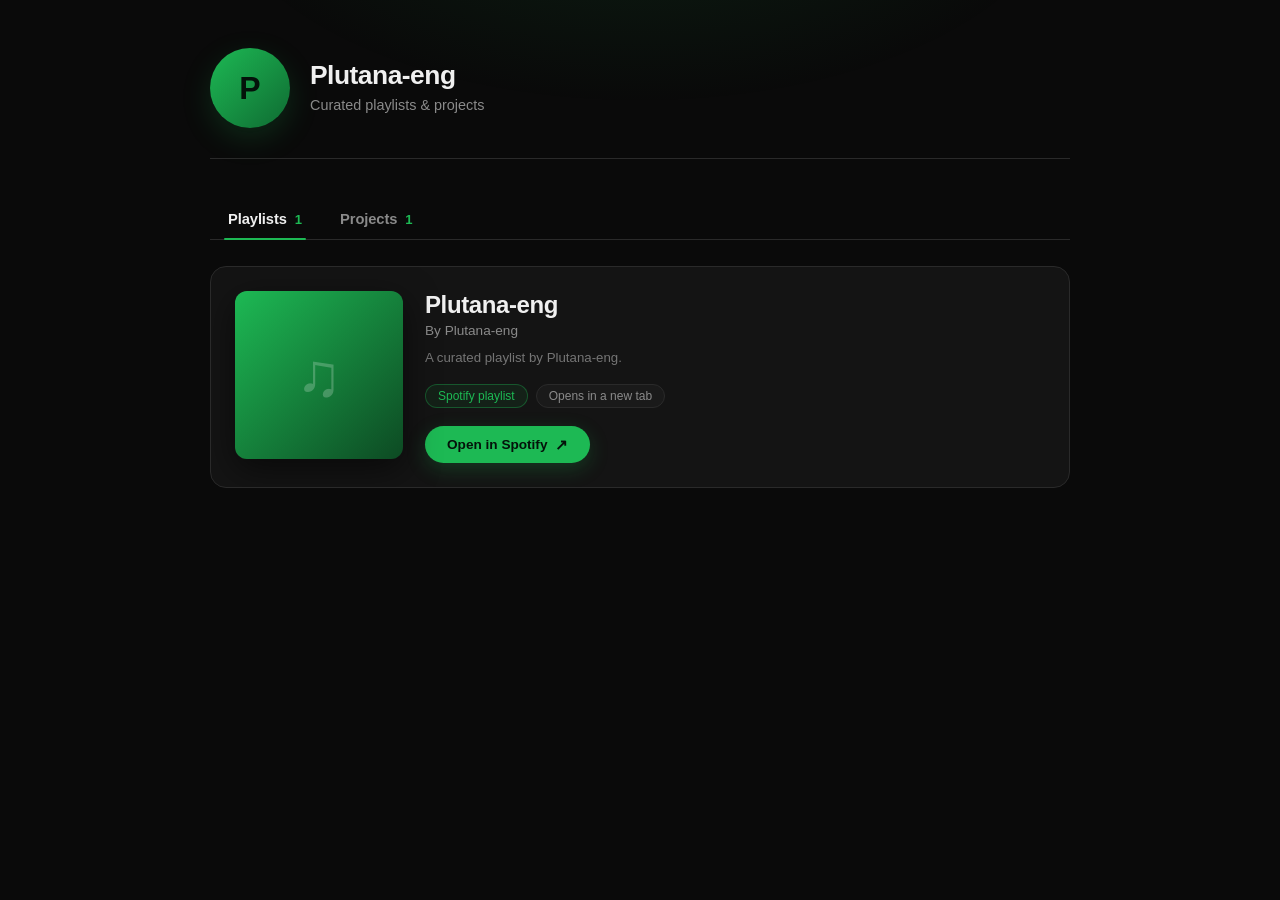
<file: about/Index.html>
<!DOCTYPE html>
<html lang="en">
<head>
<meta charset="UTF-8">
<meta name="viewport" content="width=device-width, initial-scale=1">
<title>Plutana-eng · Playlists</title>
<style>
  :root {
    --bg: #0a0a0a;
    --surface: #141414;
    --surface-2: #1a1a1a;
    --border: #2a2a2a;
    --text: #f0f0f0;
    --text-muted: #8a8a8a;
    --accent: #1db954;
    --radius: 16px;
  }
  * { margin: 0; padding: 0; box-sizing: border-box; }
  html { -webkit-text-size-adjust: 100%; }
  body {
    font-family: -apple-system, BlinkMacSystemFont, "Segoe UI", Roboto, "Helvetica Neue", sans-serif;
    background: var(--bg);
    color: var(--text);
    min-height: 100vh;
    -webkit-font-smoothing: antialiased;
  }
  body::before {
    content: "";
    position: fixed; inset: 0; z-index: 0; pointer-events: none;
    background: radial-gradient(620px 320px at 50% -120px, rgba(29, 185, 84, 0.12), transparent 70%);
  }
  .page { position: relative; z-index: 1; max-width: 900px; margin: 0 auto; padding: 48px 20px 80px; }

  /* ---------- profile ---------- */
  .profile {
    display: flex; align-items: center; gap: 20px;
    margin-bottom: 40px; padding-bottom: 30px;
    border-bottom: 1px solid var(--border);
  }
  .profile-avatar {
    position: relative;
    width: 80px; height: 80px; border-radius: 50%;
    background: linear-gradient(135deg, #1db954, #0f6b32);
    display: grid; place-items: center;
    font-size: 2rem; font-weight: 700; color: #04120a; flex-shrink: 0;
    box-shadow: 0 10px 30px rgba(29, 185, 84, 0.18);
    overflow: hidden;
  }
  .profile-avatar img {
    position: absolute; inset: 0;
    width: 100%; height: 100%;
    object-fit: cover; display: block;
  }
  .profile-info h1 { font-size: 1.65rem; font-weight: 700; letter-spacing: -0.5px; margin-bottom: 4px; }
  .profile-info p { color: var(--text-muted); font-size: 0.9rem; line-height: 1.5; }

  /* ---------- tabs ---------- */
  .tabs {
    display: flex; gap: 2px;
    border-bottom: 1px solid var(--border);
    margin-bottom: 26px;
  }
  .tab {
    position: relative;
    background: transparent;
    border: 0;
    color: var(--text-muted);
    font-family: inherit;
    font-size: 0.92rem;
    font-weight: 600;
    padding: 12px 18px;
    cursor: pointer;
    display: inline-flex;
    align-items: center;
    gap: 8px;
    transition: color 0.15s;
    letter-spacing: -0.1px;
  }
  .tab:hover { color: var(--text); }
  .tab.active { color: var(--text); }
  .tab.active::after {
    content: "";
    position: absolute;
    left: 14px; right: 14px; bottom: -1px;
    height: 2px;
    background: var(--accent);
    border-radius: 2px;
  }
  .tab-count {
    color: var(--accent);
    font-weight: 700;
    font-size: 0.82rem;
    font-variant-numeric: tabular-nums;
  }

  .tab-panel { display: none; }
  .tab-panel.active { display: block; animation: fadeIn 0.2s ease; }
  @keyframes fadeIn {
    from { opacity: 0; transform: translateY(4px); }
    to   { opacity: 1; transform: translateY(0); }
  }

  /* ---------- card ---------- */
  .playlist-card {
    background: var(--surface);
    border: 1px solid var(--border);
    border-radius: var(--radius);
    overflow: hidden;
    transition: border-color 0.2s;
    margin-bottom: 16px;
  }
  .playlist-card:hover { border-color: #383838; }

  .playlist-card-header { display: flex; gap: 22px; padding: 24px; align-items: flex-start; }

  /* ---------- cover box (shared by playlists + projects) ---------- */
  .cover {
    position: relative;
    display: block;
    width: 168px; height: 168px;
    border-radius: 12px; flex-shrink: 0;
    overflow: hidden;
    background: linear-gradient(135deg, #1db954 0%, #0d4a23 100%);
    box-shadow: 0 10px 34px rgba(0, 0, 0, 0.55);
    text-decoration: none;
  }
  .cover::before {
    content: "\266B";              /* ♫ */
    position: absolute; inset: 0;
    display: grid; place-items: center;
    font-size: 3.8rem; color: rgba(255, 255, 255, 0.22);
    pointer-events: none;
  }
  .cover img {
    position: relative; width: 100%; height: 100%;
    object-fit: cover; display: block;
    opacity: 0; transition: opacity 0.35s, transform 0.35s;
  }
  .cover img.loaded { opacity: 1; }
  a.cover:hover img { transform: scale(1.04); }

  .cover-overlay {
    position: absolute; inset: 0;
    display: grid; place-items: center;
    background: rgba(0, 0, 0, 0.55);
    opacity: 0; transition: opacity 0.2s;
  }
  a.cover:hover .cover-overlay,
  a.cover:focus-visible .cover-overlay { opacity: 1; }

  .cover-play {
    width: 54px; height: 54px; border-radius: 50%;
    background: var(--accent);
    color: #04120a;
    display: grid; place-items: center;
    font-size: 1.15rem;
    box-shadow: 0 8px 26px rgba(0, 0, 0, 0.5);
    padding-left: 3px;
  }

  /* project variant of the cover */
  .cover.project {
    background: linear-gradient(135deg, #2b2b36 0%, #14141a 100%);
    box-shadow: 0 10px 34px rgba(0, 0, 0, 0.5);
  }
  .cover.project::before {
    content: "\25C8";              /* ◈ */
    font-size: 3.4rem;
    color: rgba(255, 255, 255, 0.16);
  }

  /* ---------- meta ---------- */
  .playlist-meta { min-width: 0; flex: 1; }
  .playlist-meta h2 {
    font-size: 1.5rem; font-weight: 700;
    letter-spacing: -0.4px; margin-bottom: 4px;
    line-height: 1.15; word-break: break-word;
  }
  .playlist-meta h2 a { color: inherit; text-decoration: none; }
  .playlist-meta h2 a:hover {
    text-decoration: underline;
    text-decoration-color: var(--accent);
    text-underline-offset: 3px;
  }
  .playlist-meta .owner { color: var(--text-muted); font-size: 0.85rem; margin-bottom: 10px; }
  .playlist-meta .description {
    color: #757575; font-size: 0.83rem;
    line-height: 1.55; margin-bottom: 16px; max-width: 540px;
    white-space: pre-line;
  }

  .playlist-stats { display: flex; gap: 8px; flex-wrap: wrap; margin-bottom: 18px; }
  .stat-pill {
    background: var(--surface-2); border: 1px solid var(--border);
    border-radius: 999px; padding: 4px 12px;
    font-size: 0.75rem; color: var(--text-muted); font-weight: 500;
  }
  .stat-pill.accent {
    color: var(--accent);
    border-color: rgba(29, 185, 84, 0.35);
    background: rgba(29, 185, 84, 0.08);
  }

  .open-btn {
    display: inline-flex; align-items: center; gap: 8px;
    background: var(--accent); color: #04120a;
    border: 0; border-radius: 999px;
    padding: 11px 22px;
    font-size: 0.85rem; font-weight: 700;
    font-family: inherit; cursor: pointer;
    text-decoration: none;
    transition: transform 0.15s, filter 0.15s, box-shadow 0.15s;
    box-shadow: 0 6px 20px rgba(29, 185, 84, 0.22);
  }
  .open-btn:hover { filter: brightness(1.08); transform: translateY(-1px); }
  .open-btn:active { transform: translateY(0); }
  .open-btn .arrow { font-size: 0.95rem; line-height: 1; }

  /* non-interactive / placeholder button */
  .open-btn.is-disabled {
    background: transparent;
    color: var(--text-muted);
    border: 1px solid var(--border);
    box-shadow: none;
    cursor: default;
  }
  .open-btn.is-disabled:hover { filter: none; transform: none; }

  /* placeholder project card is slightly dimmed */
  .playlist-card.is-placeholder { border-style: dashed; }
  .playlist-card.is-placeholder .playlist-meta h2 { color: #b9b9b9; }

  /* ---------- responsive ---------- */
  @media (max-width: 560px) {
    .page { padding: 28px 14px 60px; }
    .profile { flex-direction: column; align-items: flex-start; gap: 14px; }
    .playlist-card-header { flex-direction: column; gap: 18px; padding: 20px; }
    .cover { width: 100%; height: auto; aspect-ratio: 1; max-width: 220px; }
    .tab { padding: 12px 14px; }
  }
</style>
</head>
<body>
<div class="page">

  <header class="profile">
    <div class="profile-avatar">
      <span aria-hidden="true">P</span>
      <img src="https://raw.githubusercontent.com/67username/67username.github.io/16f3eb14a7e8514135767bd5d3696ef78d8b9436/Images/2019%20My%20Year%20-%20Charuss.png"
           alt="Plutana-eng profile picture"
           referrerpolicy="no-referrer"
           onerror="this.remove()">
    </div>
    <div class="profile-info">
      <h1>Plutana-eng</h1>
      <p>Curated playlists &amp; projects</p>
    </div>
  </header>

  <!-- ---------- tabs ---------- -->
  <div class="tabs" role="tablist" aria-label="Content sections">
    <button class="tab active" type="button" role="tab"
            id="tab-playlists" data-tab="panel-playlists"
            aria-selected="true" aria-controls="panel-playlists">
      Playlists <span class="tab-count">1</span>
    </button>
    <button class="tab" type="button" role="tab"
            id="tab-projects" data-tab="panel-projects"
            aria-selected="false" aria-controls="panel-projects">
      Projects <span class="tab-count">1</span>
    </button>
  </div>

  <!-- ---------- playlists panel ---------- -->
  <section class="tab-panel active" id="panel-playlists"
           role="tabpanel" aria-labelledby="tab-playlists">

    <article class="playlist-card">
      <div class="playlist-card-header">

        <!-- Clickable playlist icon → opens the playlist on Spotify -->
        <a class="cover" id="coverLink"
           href="https://open.spotify.com/playlist/2F6iegtRIIdlyDDdcnn7UJ"
           target="_blank" rel="noopener noreferrer"
           aria-label="Open the playlist on Spotify">
          <img id="cover" alt="Playlist cover" referrerpolicy="no-referrer">
          <span class="cover-overlay" aria-hidden="true">
            <span class="cover-play">&#9654;</span>
          </span>
        </a>

        <div class="playlist-meta">
          <h2>
            <a id="pl-name"
               href="https://open.spotify.com/playlist/2F6iegtRIIdlyDDdcnn7UJ"
               target="_blank" rel="noopener noreferrer">Plutana-eng</a>
          </h2>
          <p class="owner">By Plutana-eng</p>
          <p class="description" id="pl-desc">A curated playlist by Plutana-eng.</p>

          <div class="playlist-stats">
            <span class="stat-pill accent">Spotify playlist</span>
            <span class="stat-pill">Opens in a new tab</span>
          </div>

          <a class="open-btn"
             href="https://open.spotify.com/playlist/2F6iegtRIIdlyDDdcnn7UJ"
             target="_blank" rel="noopener noreferrer">
            Open in Spotify <span class="arrow">&#8599;</span>
          </a>
        </div>

      </div>
    </article>

  </section>

  <!-- ---------- projects panel ---------- -->
  <section class="tab-panel" id="panel-projects"
           role="tabpanel" aria-labelledby="tab-projects">

    <article class="playlist-card is-placeholder">
      <div class="playlist-card-header">

        <span class="cover project" aria-hidden="true"></span>

        <div class="playlist-meta">
          <h2>Untitled Project</h2>
          <p class="owner">Placeholder</p>
          <p class="description">
            This is a placeholder. Replace it with a real project — a title,
            a short description, and a link when it&rsquo;s ready.
          </p>

          <div class="playlist-stats">
            <span class="stat-pill accent">Project</span>
            <span class="stat-pill">Coming soon</span>
          </div>

          <span class="open-btn is-disabled">Coming soon</span>
        </div>

      </div>
    </article>

  </section>

</div>

<script>
(function () {
  'use strict';

  /* ------------------------------------------------------------------ *
   *  Tab switching
   * ------------------------------------------------------------------ */
  var tabs   = document.querySelectorAll('.tab');
  var panels = document.querySelectorAll('.tab-panel');

  function activateTab(tab) {
    var targetId = tab.dataset.tab;

    tabs.forEach(function (t) {
      var isActive = (t === tab);
      t.classList.toggle('active', isActive);
      t.setAttribute('aria-selected', isActive ? 'true' : 'false');
    });

    panels.forEach(function (p) {
      p.classList.toggle('active', p.id === targetId);
    });
  }

  tabs.forEach(function (tab) {
    tab.addEventListener('click', function () { activateTab(tab); });

    // Left/Right arrow keys move between tabs.
    tab.addEventListener('keydown', function (e) {
      if (e.key !== 'ArrowRight' && e.key !== 'ArrowLeft') return;
      e.preventDefault();
      var list = Array.prototype.slice.call(tabs);
      var i    = list.indexOf(tab);
      var next = e.key === 'ArrowRight'
        ? list[(i + 1) % list.length]
        : list[(i - 1 + list.length) % list.length];
      next.focus();
      activateTab(next);
    });
  });

  /* ------------------------------------------------------------------ *
   *  Playlist artwork + title (Spotify oEmbed — CORS-friendly)
   * ------------------------------------------------------------------ */
  var PLAYLIST_ID  = '2F6iegtRIIdlyDDdcnn7UJ';
  var MAIN_NAME    = 'Plutana-eng';
  var PLAYLIST_URL = 'https://open.spotify.com/playlist/' + PLAYLIST_ID;

  var cover     = document.getElementById('cover');
  var coverLink = document.getElementById('coverLink');
  var nameEl    = document.getElementById('pl-name');
  var descEl    = document.getElementById('pl-desc');

  coverLink.href = PLAYLIST_URL;
  nameEl.href    = PLAYLIST_URL;

  function setCover(url) {
    // Ask Spotify for the largest version of the same artwork.
    var big = url.replace('/image/ab67616d00001e02', '/image/ab67616d0000b273');

    var probe = new Image();
    probe.referrerPolicy = 'no-referrer';
    probe.onload = function () {
      cover.src = big;
      cover.classList.add('loaded');
    };
    probe.onerror = function () {
      var fallback = new Image();
      fallback.referrerPolicy = 'no-referrer';
      fallback.onload = function () {
        cover.src = url;
        cover.classList.add('loaded');
      };
      fallback.src = url;
    };
    probe.src = big;
  }

  var endpoint = 'https://open.spotify.com/oembed?url=' +
                 encodeURIComponent(PLAYLIST_URL);

  fetch(endpoint)
    .then(function (res) {
      if (!res.ok) throw new Error('oEmbed HTTP ' + res.status);
      return res.json();
    })
    .then(function (data) {
      if (data.thumbnail_url) setCover(data.thumbnail_url);

      if (data.title) {
        nameEl.textContent = data.title;
        document.title = data.title + ' · ' + MAIN_NAME;
      }

      if (data.author_name && data.author_name !== MAIN_NAME) {
        descEl.textContent = 'A playlist by ' + data.author_name +
                             ' \u2014 curated on Spotify.';
      }
    })
    .catch(function (err) {
      // Not fatal: the gradient placeholder + working link remain.
      console.warn('Could not load playlist artwork:', err);
    });

})();
</script>
</body>
</html>
</file>
